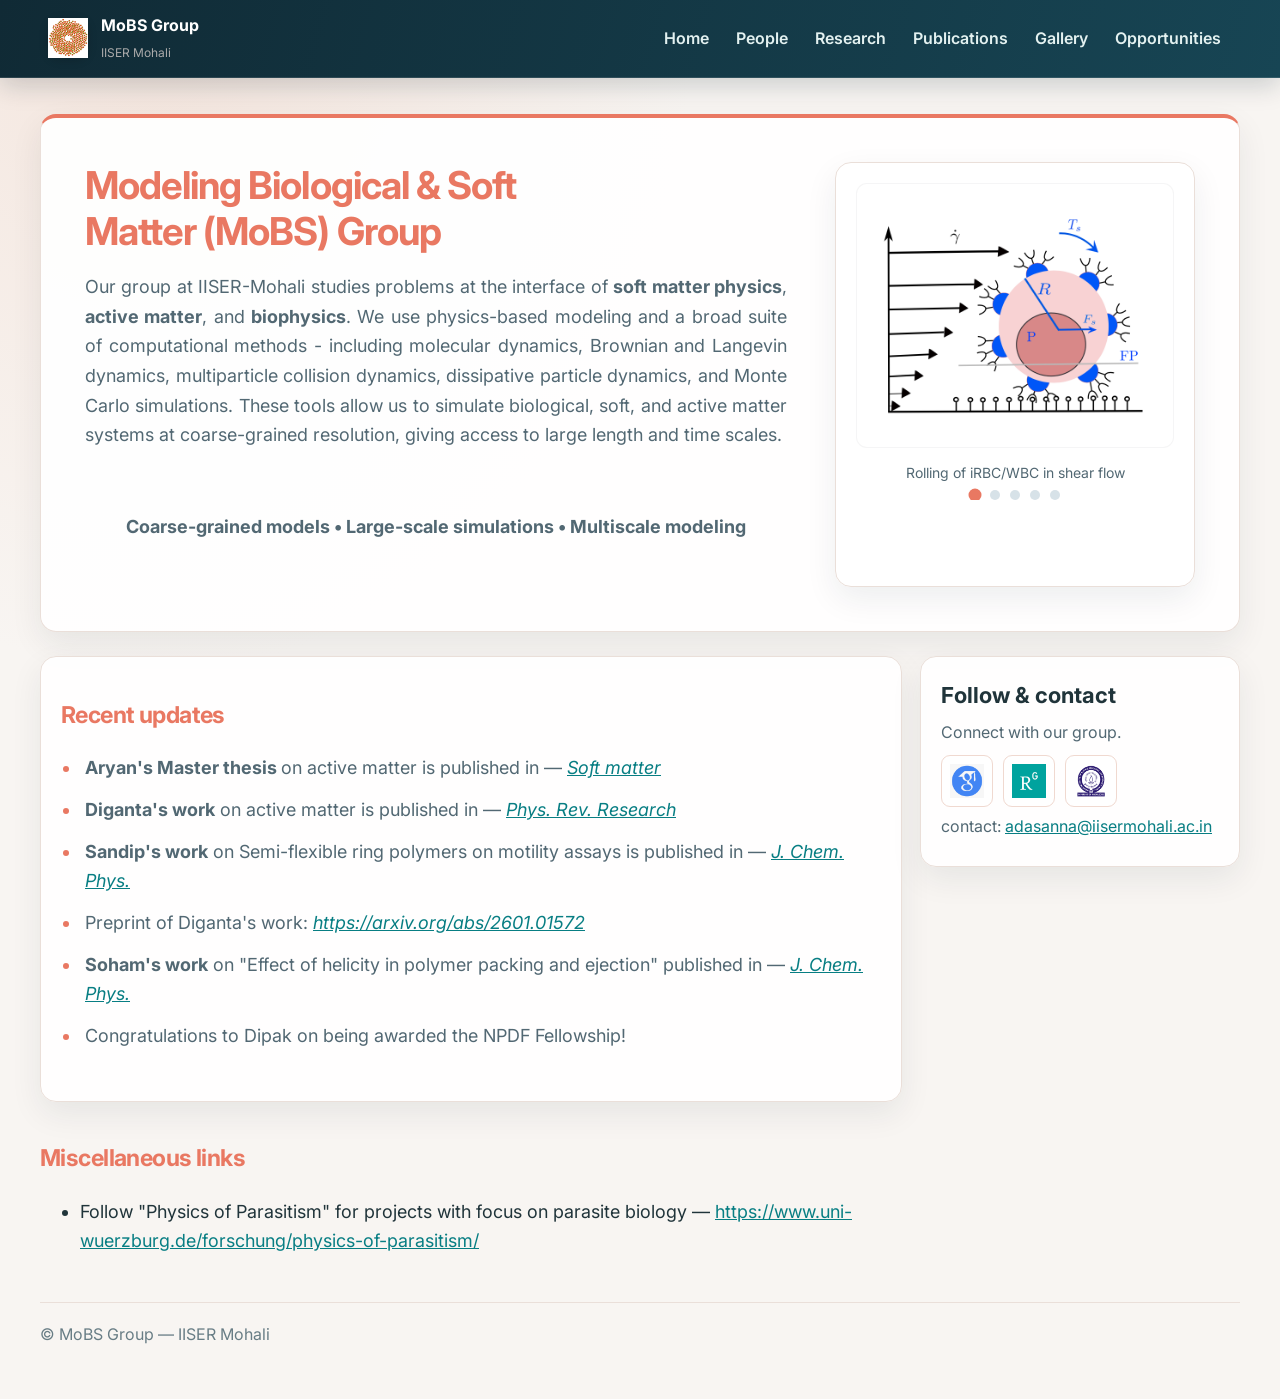
<file: index.html>
<!doctype html>
<html lang="en">
<head>
<meta charset="utf-8" />
<meta name="viewport" content="width=device-width, initial-scale=1.0" />

<title>MoBS Group — Home</title>
<meta name="description" content="Modeling Biological & Soft Matter (MoBS) Group — IISER Mohali." />

<link href="https://fonts.googleapis.com/css2?family=Inter:wght@300;400;600;700;800&display=swap" rel="stylesheet">

<style>
:root{
  --page-bg:#b2d8f0;
  --card-bg:#ffffff;
  --topbar:#0f1720;
  --accent:#d93a3a;
  --muted:#475569;
  --max-w:1200px;
}

*{box-sizing:border-box}
html,body{margin:0}
body{
  font-family:Inter,system-ui;
  background:linear-gradient(180deg,var(--page-bg),#f7fbff 60%);
  color:#0b1720;
  line-height:1.45;
  overflow-x:hidden; /* CRITICAL */
}

/* ---------- TOPBAR ---------- */
header.topbar{
  background:var(--topbar);
  color:#fff;
  display:flex;
  justify-content:space-between;
  align-items:center;
  padding:10px 16px;
  position:sticky;
  top:0;
  z-index:50;
}

.brand{display:flex;gap:12px;align-items:center}
.logo{
  width:40px;height:40px;
  background:#fff;border-radius:6px;
  display:flex;align-items:center;justify-content:center;
}
.logo img{width:100%;height:100%;object-fit:contain}

nav.main-nav{display:flex;gap:16px}
nav.main-nav a{
  color:#dbeafe;
  text-decoration:none;
  font-weight:600;
  padding:6px 8px;
  border-radius:6px;
}
nav.main-nav a:hover{background:rgba(255,255,255,0.08)}

.menu-toggle{
  display:none;
  background:none;
  border:0;
  color:#fff;
  font-size:22px;
}

.social{display:flex;gap:10px}
.social a{display:inline-flex;align-items:center;gap:8px;padding:6px;border-radius:8px;text-decoration:none;border:1px solid rgba(10,20,30,0.04);background:#fff}
.social img{width:34px;height:34px;display:block}

/* ---------- MAIN ---------- */
main.container{
  max-width:var(--max-w);
  margin:24px auto;
  padding:0 16px;
}

/* ---------- HERO ---------- */
.hero{
  background:var(--card-bg);
  border-radius:12px;
  padding:20px;
  display:grid;
  grid-template-columns:minmax(0,1fr) minmax(0,360px);
  gap:20px;
  box-shadow:0 6px 24px rgba(30,40,60,0.06);
}

.hero h1{
  margin:0;
  color:var(--accent);
  font-size:30px;
}
.hero p{font-size:18px;color:var(--muted)}

.card{
  background:linear-gradient(180deg,#fff,#fbfdff);
  padding:14px;
  border-radius:10px;
  border:1px solid rgba(10,20,30,0.04);
}
.card h3{margin:0 0 6px;font-size:22px}
.card p{margin:6px 0;color:var(--muted);font-size:16px}
.card.carousel {
padding-top: 4px; }

/* ---------- SLIDER (FIXED) ---------- */
.css-slider{width:100%;overflow:hidden}
.css-slider input{display:none}

.css-slider .slides{
  display:flex;
  width:500%; /* 5 slides */
  transition:transform 0.4s ease;
}

.css-slider figure{
  width:20%;
  margin:0;
  text-align:center;
}

.css-slider img{
  width:100%;
  aspect-ratio:1.2/1;
  height:auto;
  object-fit:contain;
  background:#fff;
  border-radius:8px;
  border:1px solid rgba(10,20,30,0.04);
}

.css-slider figcaption{
  font-size:14px;
  color:var(--muted);
  margin-top:6px;
}

/* slider positions */
#s1:checked ~ .slides{transform:translateX(0%)}
#s2:checked ~ .slides{transform:translateX(-20%)}
#s3:checked ~ .slides{transform:translateX(-40%)}
#s4:checked ~ .slides{transform:translateX(-60%)}
#s5:checked ~ .slides{transform:translateX(-80%)}

/* dots */
.css-slider .nav{
  display:flex;
  justify-content:center;
  gap:10px;
  margin-top:6px;
}
.css-slider .nav label{
  width:10px;height:10px;
  border-radius:50%;
  background:#d7e2e8;
  cursor:pointer;
}
#s1:checked ~ .nav label[for="s1"],
#s2:checked ~ .nav label[for="s2"],
#s3:checked ~ .nav label[for="s3"],
#s4:checked ~ .nav label[for="s4"],
#s5:checked ~ .nav label[for="s5"]{
  background:var(--accent);
  transform:scale(1.3);
}

/* ---------- UPDATES ---------- */
.updates{
  display:grid;
  grid-template-columns:1fr 320px;
  gap:18px;
  margin-top:24px;
}

.feed{
  background:#fff;
  padding:16px;
  border-radius:10px;
  border:1px solid rgba(10,20,30,0.04);
}
.feed ul{font-size:18px;color:var(--muted)}

/* ---------- FOOTER ---------- */
footer.site-footer{
  margin-top:28px;
  padding:16px 0;
  color:var(--muted);
}

/* ---------- RESPONSIVE ---------- */
@media (max-width:900px){
  .hero{grid-template-columns:1fr}
  .updates{grid-template-columns:1fr}
  nav.main-nav{display:none}
  .menu-toggle{display:block}
}
</style>
  <link rel="stylesheet" href="site-theme.css">
</head>

<body>

<header class="topbar">
  <div class="brand">
    <div class="logo"><img src="imgs/breath_vortex.png" alt=""></div>
    <div>
      <strong>MoBS Group</strong><br>
      <span style="font-size:12px;color:#aaa">IISER Mohali</span>
    </div>
  </div>

  <nav class="main-nav">
    <a href="#">Home</a>
    <a href="people.html">People</a>
    <a href="research.html">Research</a>
    <a href="publications.html">Publications</a>
    <a href="Gallery.html">Gallery</a>
    <a href="opportunities.html">Opportunities</a>
  </nav>

  <button class="menu-toggle">☰</button>
</header>

<main class="container">

<section class="hero">
  <div>
    <h1>Modeling Biological & Soft Matter (MoBS) Group</h1>
    <p style="text-align: justify;">Our group at IISER-Mohali studies problems at the interface of <strong>soft matter physics</strong>, 
        <strong>active matter</strong>, and <strong>biophysics</strong>. We use physics-based modeling and a broad suite of 
        computational methods - including molecular dynamics, Brownian and Langevin dynamics, multiparticle collision dynamics, 
        dissipative particle dynamics, and Monte Carlo simulations. These tools allow us to simulate biological, soft, 
        and active matter systems at coarse-grained resolution, giving access to large length and time scales.</p>
     <br>
     <p class="muted" style="text-align:center;"><strong>Coarse-grained models &bull; Large-scale simulations &bull; Multiscale modeling</strong></p>
    <br>   
  </div>

  <aside class="card">
    <div class="css-slider">
      <input type="radio" name="s" id="s1" checked>
      <input type="radio" name="s" id="s2">
      <input type="radio" name="s" id="s3">
      <input type="radio" name="s" id="s4">
      <input type="radio" name="s" id="s5">

      <div class="slides">
        <figure><img src="imgs/Fig11.png"><figcaption>Rolling of iRBC/WBC in shear flow</figcaption></figure>
        <figure><img src="imgs/flip_roll.png"><figcaption>Flipping and rolling of iRBC</figcaption></figure>
        <figure><img src="imgs/RBC_parasite.png"><figcaption>RBC–parasite interaction</figcaption></figure>
        <figure><img src="imgs/breath_vortex.png"><figcaption>Chiral ABPS in a vortex state</figcaption></figure>
        <figure><img src="imgs/snappol.png"><figcaption>Active polymers in confinement</figcaption></figure>
      </div>

      <div class="nav">
        <label for="s1"></label>
        <label for="s2"></label>
        <label for="s3"></label>
        <label for="s4"></label>
        <label for="s5"></label>
      </div>
    </div>
  </aside>
</section>

<div class="updates">
  <section class="feed">
    <h2>Recent updates</h2>
    <ul>
          <li><strong>Aryan's Master thesis </strong> on active matter is published in  — <a class="muted" href="https://doi.org/10.1039/d6sm00751a" target="_blank" rel="noopener noreferrer"><em>Soft matter</em></a></li>
          <li><strong>Diganta's work</strong> on active matter is published in  — <a class="muted" href="https://doi.org/10.1103/x14x-yykw" target="_blank" rel="noopener noreferrer"><em>Phys. Rev. Research</em></a></li>
          <li><strong>Sandip's work</strong> on Semi-flexible ring polymers on motility assays is published in  — <a class="muted" href="https://doi.org/10.1063/5.0332792" target="_blank" rel="noopener noreferrer"><em>J. Chem. Phys.</em></a></li>
          <li>Preprint of Diganta's work: <a class="muted" href="https://arxiv.org/abs/2601.01572" target="_blank" rel="noopener noreferrer"><em>https://arxiv.org/abs/2601.01572</em></a></li>
          <li><strong>Soham's work</strong> on "Effect of helicity in polymer packing and ejection" published in  — <a class="muted" href="https://pubs.aip.org/aip/jcp/article-abstract/163/16/164901/3368885/" target="_blank" rel="noopener noreferrer"><em>J. Chem. Phys.</em></a></li>
          <li>Congratulations to Dipak on being awarded the NPDF Fellowship!</li>
    </ul>
  </section>

      <aside class="card" aria-labelledby="contact-heading">
        <h3 id="contact-heading">Follow &amp; contact</h3>
        <p class="muted">Connect with our group.</p>
        <div style="margin-top:10px" class="social">
          <!-- Replace these src attributes with your actual logo files. Recommended filenames below. -->
          <a href="https://scholar.google.de/citations?hl=en&user=QwMrYwgAAAAJ&view_op=list_works&sortby=pubdate" target="_blank" rel="noopener noreferrer" aria-label="Google Scholar">
            <img src="imgs/gscholar.png" alt="Google Scholar logo" onerror="this.style.display='none'">
          </a>

          <a href="https://www.researchgate.net/profile/Anil-Dasanna" target="_blank" rel="noopener noreferrer" aria-label="ResearchGate">
            <img src="imgs/rgate.png" alt="ResearchGate logo" onerror="this.style.display='none'">
          </a>

          <a href="https://web.iisermohali.ac.in/dept/physics/Anil_Kumar_Dasanna.html" target="_blank" rel="noopener noreferrer" aria-label="ResearchGate">
            <img src="imgs/iiserm_logo.png" alt="IISERM logo" onerror="this.style.display='none'">
          </a>
        </div>

        <p> contact: <a href="mailto:yourgroup@iiser.ac.in">adasanna@iisermohali.ac.in</a></p>
      </aside>


    <section style="font-size: 18x;">
      <h2>Miscellaneous links</h2>
      <ul style="font-size: 18px;">
        <li>Follow "Physics of Parasitism" for projects with focus on parasite biology — <a class="muted" href="#">https://www.uni-wuerzburg.de/forschung/physics-of-parasitism/</a></li>
      </ul>
    </section>


</div>

<footer class="site-footer">
  © MoBS Group — IISER Mohali
</footer>

</main>

<script>
const btn=document.querySelector('.menu-toggle');
const nav=document.querySelector('.main-nav');
btn.onclick=()=>nav.style.display=nav.style.display==='flex'?'none':'flex';
</script>

</body>
</html>
</file>
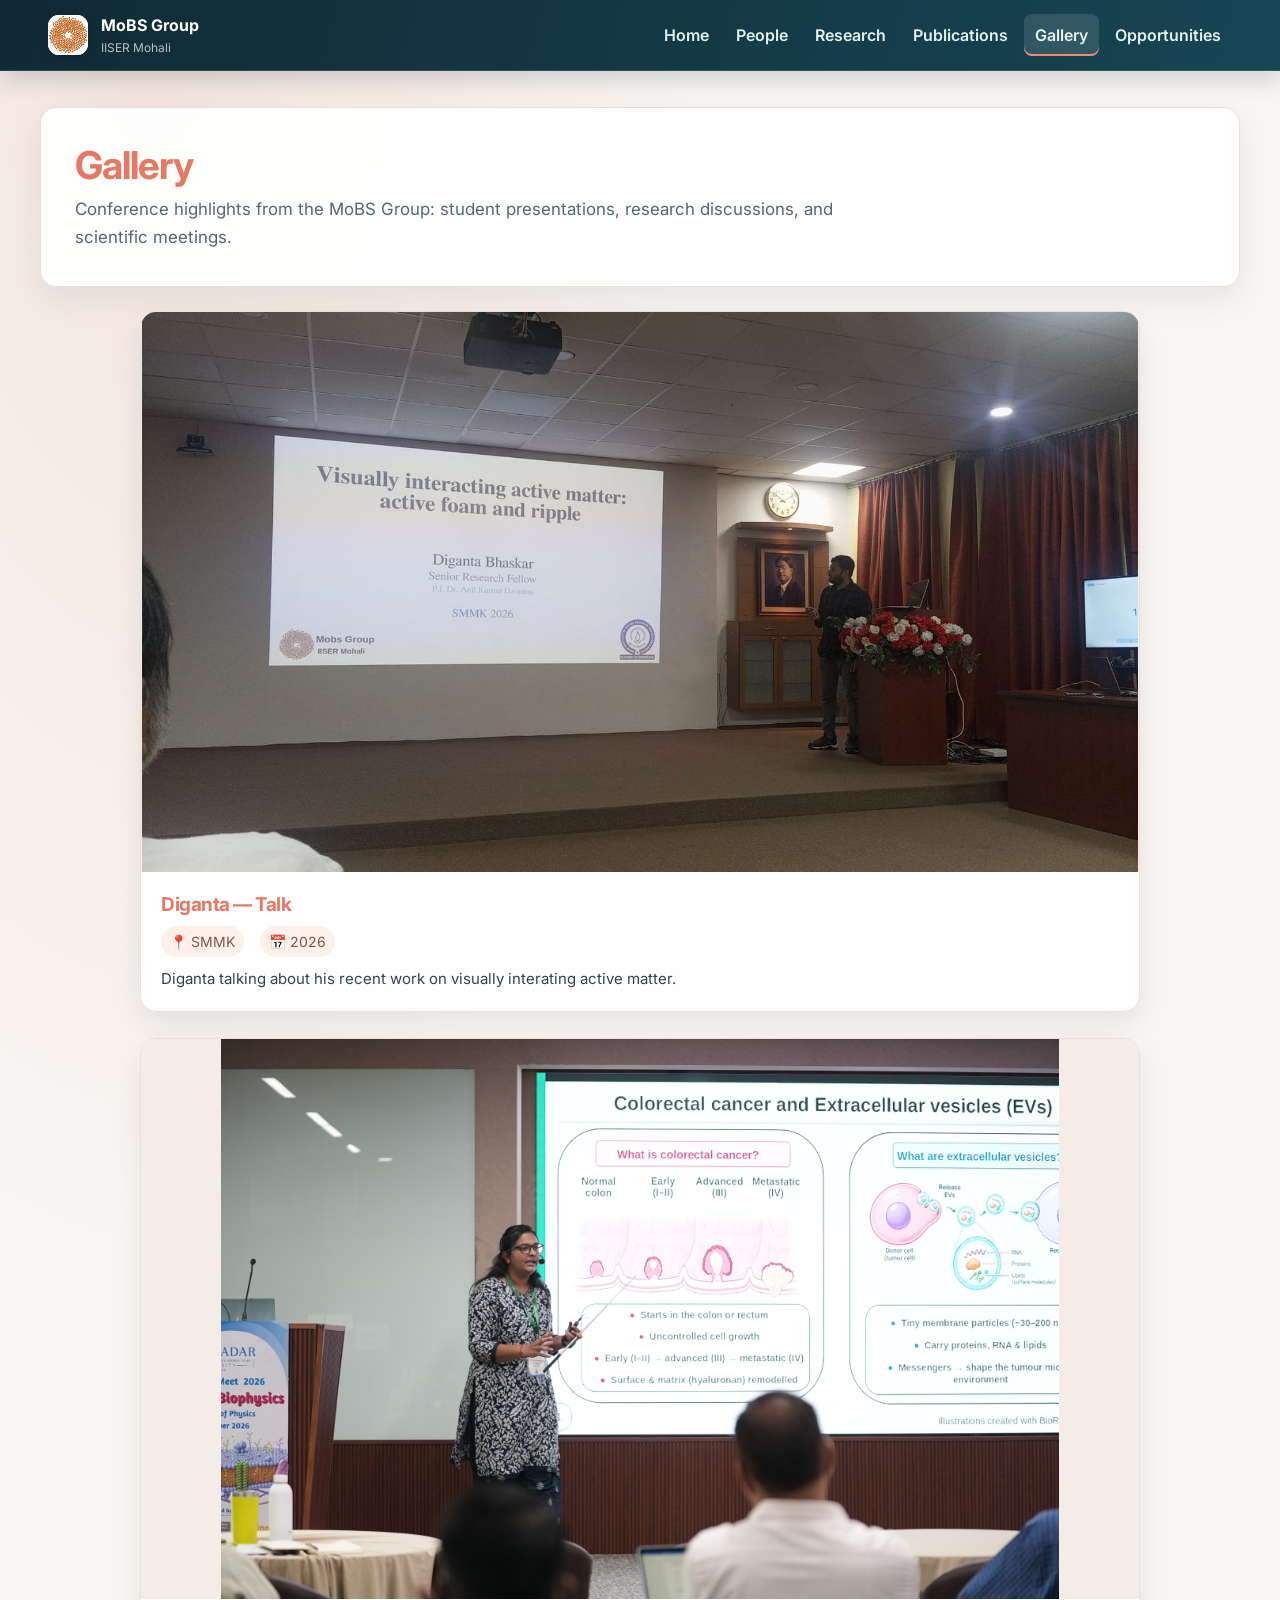
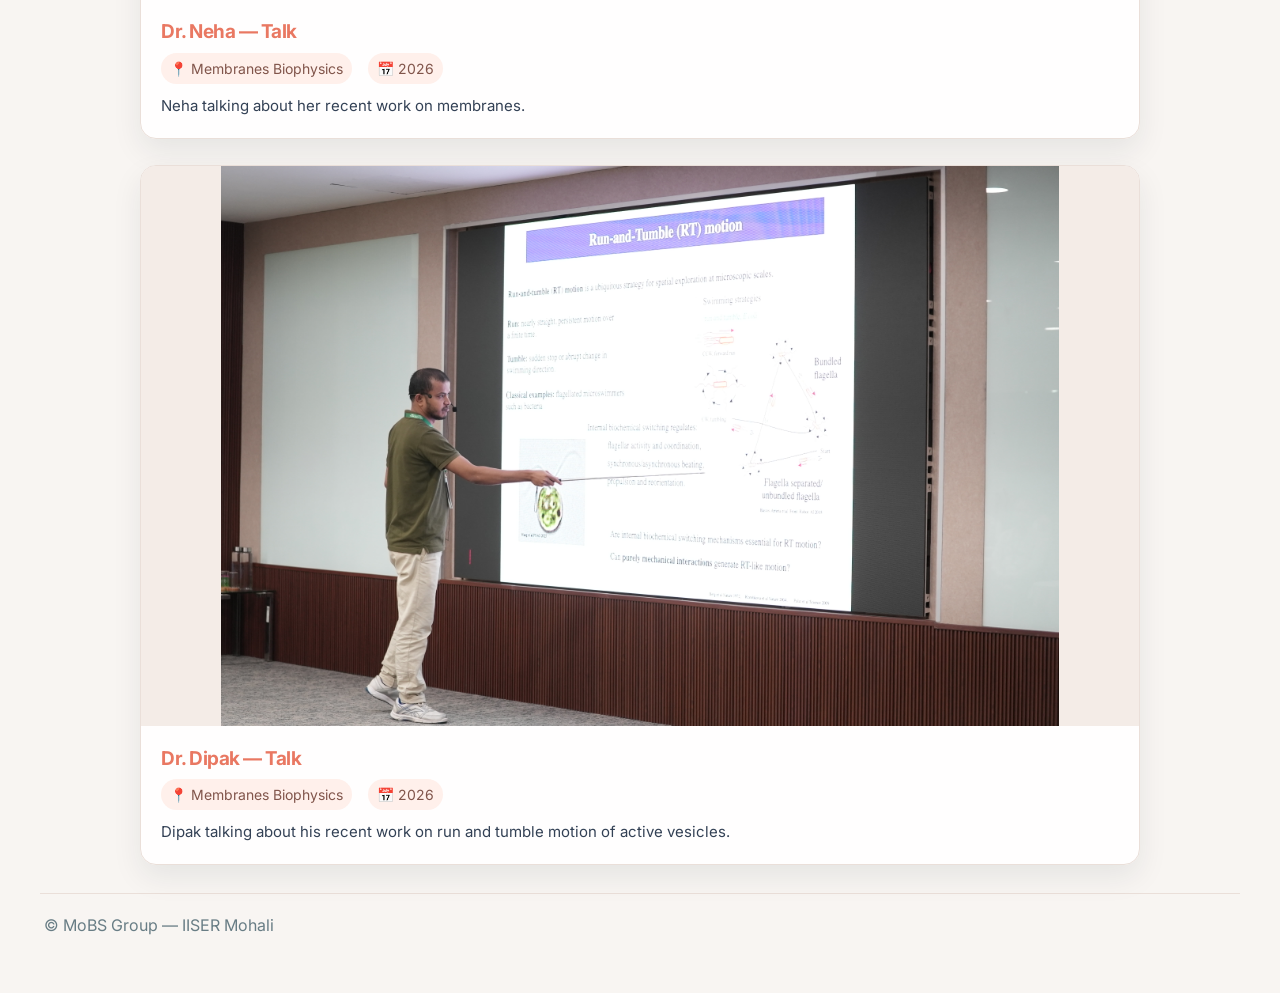
<file: Gallery.html>
<!doctype html>
<html lang="en">
<head>
  <meta charset="utf-8" />
  <meta name="viewport" content="width=device-width, initial-scale=1" />
  <title>MoBS Group — Gallery</title>
  <meta name="description" content="Conference presentations and group activities from the Modeling Biological & Soft Matter (MoBS) Group at IISER Mohali." />
  <link href="https://fonts.googleapis.com/css2?family=Inter:wght@300;400;600;700;800&display=swap" rel="stylesheet">
  <style>
    :root {
      --page-bg: #b2d8f0;
      --card-bg: #fff;
      --topbar: #0f1720;
      --accent: #d93a3a;
      --muted: #475569;
      --max-w: 1200px;
    }

    * { box-sizing: border-box; }

    html { scroll-behavior: smooth; }

    body {
      margin: 0;
      font-family: 'Inter', system-ui, -apple-system, 'Segoe UI', Roboto, Arial, sans-serif;
      background: linear-gradient(180deg, var(--page-bg), #f7fbff 60%);
      color: #071019;
      line-height: 1.5;
    }

    .skip-link {
      position: absolute;
      left: -999px;
      top: auto;
      width: 1px;
      height: 1px;
      overflow: hidden;
    }

    .skip-link:focus {
      left: 8px;
      top: 8px;
      width: auto;
      height: auto;
      padding: 8px 12px;
      background: #000;
      color: #fff;
      border-radius: 4px;
      z-index: 100;
    }

    header.topbar {
      background: var(--topbar);
      color: #fff;
      display: flex;
      align-items: center;
      justify-content: space-between;
      padding: 10px 18px;
      gap: 12px;
      position: sticky;
      top: 0;
      z-index: 50;
      box-shadow: 0 2px 8px rgba(10, 15, 20, 0.12);
    }

    .brand { display: flex; align-items: center; gap: 12px; }

    .brand .logo {
      width: 40px;
      height: 40px;
      border-radius: 6px;
      background: #fff;
      display: flex;
      align-items: center;
      justify-content: center;
      overflow: hidden;
      flex-shrink: 0;
    }

    .brand .logo img { width: 100%; height: 100%; object-fit: contain; }

    nav.main-nav { display: flex; gap: 12px; align-items: center; flex-wrap: wrap; }

    nav.main-nav a {
      color: #dbeafe;
      text-decoration: none;
      padding: 8px 10px;
      border-radius: 6px;
      font-weight: 600;
    }

    nav.main-nav a:hover { background: rgba(255, 255, 255, 0.06); }

    nav.main-nav a.active { box-shadow: inset 0 -3px 0 0 var(--accent); }

    .menu-toggle {
      display: none;
      background: transparent;
      border: 0;
      color: #fff;
      font-size: 24px;
      cursor: pointer;
    }

    main.container { max-width: var(--max-w); margin: 28px auto; padding: 0 18px; }

    .page-head {
      background: var(--card-bg);
      padding: 20px;
      border-radius: 12px;
      box-shadow: 0 6px 24px rgba(30, 40, 60, 0.06);
    }

    h1 { margin: 0; font-size: 28px; color: var(--accent); }
    .lead { color: var(--muted); margin: 8px 0 0; font-size: 17px; }

    /* One conference highlight per row */
    .gallery {
      display: grid;
      grid-template-columns: minmax(0, 1fr);
      gap: 24px;
      max-width: 1000px;
      margin: 22px auto 0;
    }

    .gallery-card {
      min-width: 0;
      background: var(--card-bg);
      border: 1px solid rgba(10, 20, 30, 0.06);
      border-radius: 12px;
      overflow: hidden;
      box-shadow: 0 5px 18px rgba(30, 40, 60, 0.06);
      transition: transform 0.2s ease, box-shadow 0.2s ease;
    }

    .gallery-card:hover {
      transform: translateY(-3px);
      box-shadow: 0 9px 24px rgba(30, 40, 60, 0.11);
    }

    .photo-link { display: block; background: #edf4f8; }

    .gallery-card img {
      display: block;
      width: 100%;
      max-height: 520px;
      height: auto;
      object-fit: contain;
      object-position: center;
      background: #edf4f8;
      transition: opacity 0.2s ease;
    }

    .photo-link:hover img { opacity: 0.92; }

    .card-content { padding: 16px; }

    .card-content h2 {
      margin: 0 0 8px;
      color: var(--accent);
      font-size: 19px;
      line-height: 1.35;
    }

    .event-meta {
      color: var(--muted);
      font-size: 14px;
      margin: 0 0 10px;
    }

    .event-meta span { display: inline-block; margin-right: 10px; }

    .card-content p:last-child {
      margin: 0;
      color: #334155;
      font-size: 15px;
      line-height: 1.6;
    }

    .edit-note {
      margin-top: 22px;
      padding: 14px 16px;
      border-left: 4px solid var(--accent);
      background: rgba(255, 255, 255, 0.75);
      border-radius: 0 8px 8px 0;
      color: var(--muted);
      font-size: 14px;
    }

    footer.site-footer { margin-top: 28px; padding: 18px 4px; color: var(--muted); }

    @media (max-width: 900px) {
      nav.main-nav { gap: 4px; }
      nav.main-nav a { padding: 8px; }
    }

    @media (max-width: 650px) {
      header.topbar { flex-wrap: wrap; }
      .menu-toggle { display: block; }
      nav.main-nav {
        display: none;
        width: 100%;
        flex-direction: column;
        align-items: stretch;
        padding-top: 8px;
      }
      nav.main-nav.open { display: flex; }
      nav.main-nav a { padding: 10px; }
      .gallery-card img { max-height: 380px; }
      main.container { margin-top: 18px; }
      .page-head { padding: 16px; }
      h1 { font-size: 25px; }
    }
  </style>
  <link rel="stylesheet" href="site-theme.css">
</head>
<body>
  <a class="skip-link" href="#main">Skip to main content</a>

  <header class="topbar" role="banner">
    <div class="brand">
      <div class="logo">
        <img src="imgs/breath_vortex.png" alt="MoBS Group logo">
      </div>
      <div>
        <div style="font-weight:700">MoBS Group</div>
        <div style="font-size:12px;color:rgba(255,255,255,0.7)">IISER Mohali</div>
      </div>
    </div>

    <button class="menu-toggle" aria-expanded="false" aria-controls="primary-nav" aria-label="Toggle navigation">☰</button>

    <nav id="primary-nav" class="main-nav" role="navigation" aria-label="Primary">
      <a href="index.html">Home</a>
      <a href="people.html">People</a>
      <a href="research.html">Research</a>
      <a href="publications.html">Publications</a>
      <a href="gallery.html" class="active" aria-current="page">Gallery</a>
      <a href="opportunities.html">Opportunities</a>
    </nav>
  </header>

  <main id="main" class="container">
    <header class="page-head">
      <h1>Gallery</h1>
      <p class="lead">Conference highlights from the MoBS Group: student presentations, research discussions, and scientific meetings.</p>
    </header>

    <section class="gallery" aria-label="Conference gallery">
      <!-- GALLERY CARD 1: Replace the image path and sample details. -->
      <article class="gallery-card">
        <a class="photo-link" href="imgs/gallery/Diganta_Presenting.jpeg" target="_blank" rel="noopener noreferrer" aria-label="Open photograph of Student Name at Conference Name">
          <img src="imgs/gallery/Diganta_Presenting.jpeg" alt="Diganta presenting at SMMK-2026 conference on his recent work"
               onerror="this.onerror=null;this.src='https://placehold.co/800x600/eaf2f8/475569?text=Add+conference-1.jpg';">
        </a>
        <div class="card-content">
          <h2>Diganta — Talk</h2>
          <p class="event-meta"><span>📍 SMMK</span><span>📅 2026</span></p>
          <p>Diganta talking about his recent work on visually interating active matter.</p>
        </div>
      </article>

      <!-- GALLERY CARD 2: Duplicate this article to add more entries. -->
      <article class="gallery-card">
        <a class="photo-link" href="imgs/gallery/Neha_Presenting.JPG" target="_blank" rel="noopener noreferrer" aria-label="Open photograph of Student Name at Conference Name">
          <img src="imgs/gallery/Neha_Presenting.JPG" alt="Neha presenting her work in Membrane Biophysics 2026"
               onerror="this.onerror=null;this.src='https://placehold.co/800x600/eaf2f8/475569?text=Add+conference-2.jpg';">
        </a>
        <div class="card-content">
          <h2>Dr. Neha — Talk</h2>
          <p class="event-meta"><span>📍 Membranes Biophysics</span><span>📅 2026</span></p>
          <p>Neha talking about her recent work on membranes.</p>
        </div>
      </article>

      <!-- GALLERY CARD 3: Replace the image path and sample details. -->
      <article class="gallery-card">
        <a class="photo-link" href="imgs/gallery/Dipak_Presenting.JPG" target="_blank" rel="noopener noreferrer" aria-label="Open group photograph from Conference Name">
          <img src="imgs/gallery/Dipak_Presenting.JPG" alt="Dipak presenting his work in Membrane Biophysics 2026"
               onerror="this.onerror=null;this.src='https://placehold.co/800x600/eaf2f8/475569?text=Add+conference-3.jpg';">
        </a>
        <div class="card-content">
          <h2>Dr. Dipak — Talk</h2>
          <p class="event-meta"><span>📍 Membranes Biophysics</span><span>📅 2026</span></p>
          <p>Dipak talking about his recent work on run and tumble motion of active vesicles.</p>
        </div>
      </article>
    </section>


    <footer class="site-footer">© MoBS Group — IISER Mohali</footer>
  </main>

  <script>
    const menuToggle = document.querySelector('.menu-toggle');
    const primaryNav = document.querySelector('#primary-nav');

    menuToggle.addEventListener('click', () => {
      const isExpanded = menuToggle.getAttribute('aria-expanded') === 'true';
      menuToggle.setAttribute('aria-expanded', String(!isExpanded));
      primaryNav.classList.toggle('open', !isExpanded);
    });
  </script>
</body>
</html>
</file>
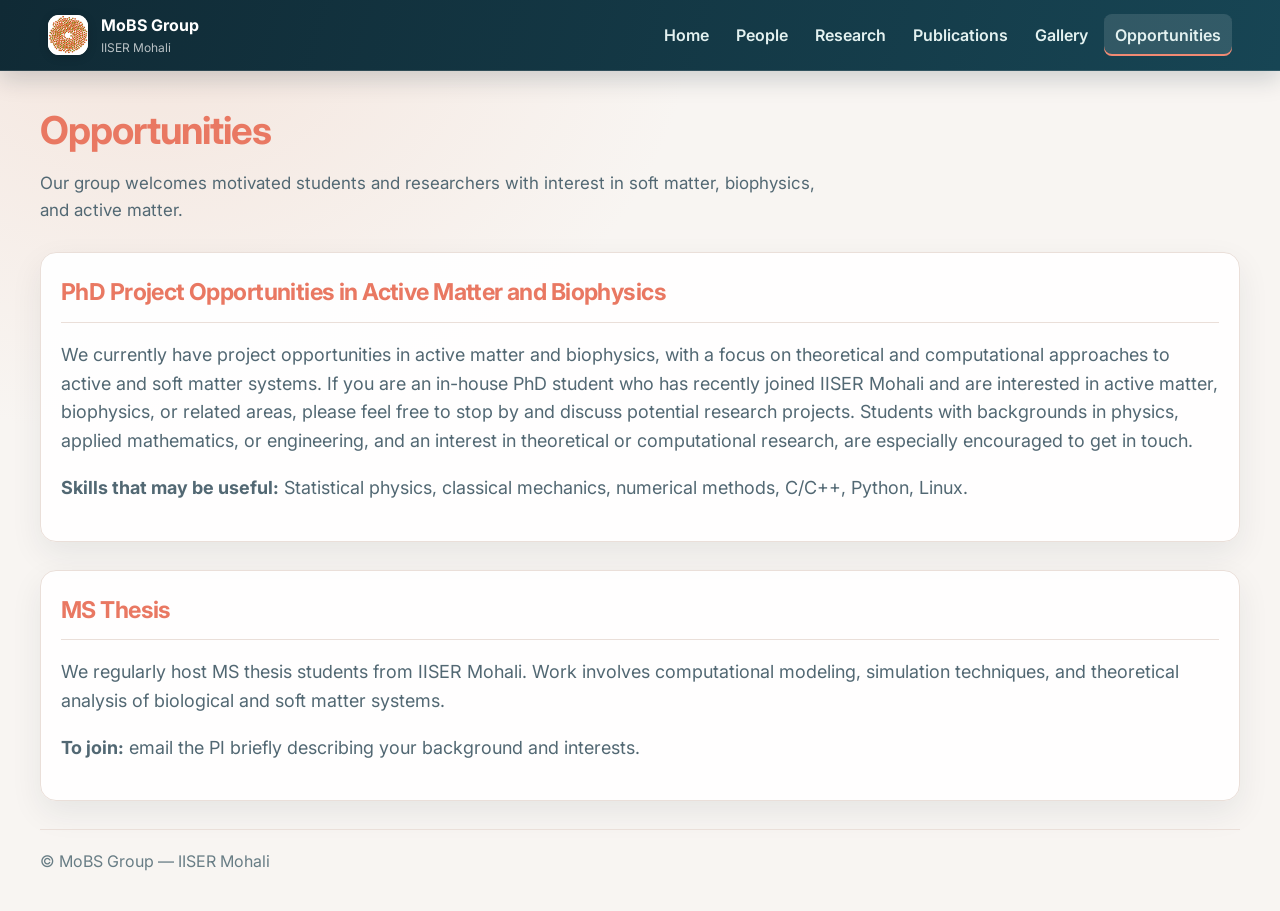
<file: opportunities.html>
<!doctype html>
<html lang="en">
<head>
  <meta charset="utf-8" />
  <meta name="viewport" content="width=device-width, initial-scale=1" />
  <title>MoBS Group — Opportunities</title>
  <link href="https://fonts.googleapis.com/css2?family=Inter:wght@300;400;600;700;800&display=swap" rel="stylesheet">

  <style>
    :root{--page-bg:#b2d8f0;--card-bg:#fff;--topbar:#0f1720;--accent:#d93a3a;--muted:#475569;--max-w:1200px}
    *{box-sizing:border-box}
    body{margin:0;font-family:'Inter',system-ui,-apple-system,'Segoe UI',Roboto,Arial;
         background:linear-gradient(180deg,var(--page-bg),#f7fbff 60%);color:#071019}
    header.topbar{background:var(--topbar);color:#fff;display:flex;align-items:center;
         justify-content:space-between;padding:10px 18px;position:sticky;top:0;z-index:50;gap:12px;}
    .brand{display:flex;align-items:center;gap:12px}
    .brand .logo {
    width: 40px;
    height: 40px;
    border-radius: 6px;
    background: #fff;
    display: flex;
    align-items: center;
    justify-content: center;
    overflow: hidden;   /* ensures the image stays inside the box */
    }

    .brand .logo img {
    width: 100%;
    height: 100%;
    object-fit: contain; /* or "cover" */
    }
    nav.main-nav{display:flex;gap:18px}
    nav.main-nav a{color:#dbeafe;text-decoration:none;padding:8px 10px;border-radius:6px;font-weight:600}
    nav.main-nav a.active{box-shadow:inset 0 -3px 0 0 var(--accent)}
    main.container{max-width:var(--max-w);margin:28px auto;padding:0 18px}

    h1{margin:0;font-size:26px;color:var(--accent)}
    h2{color:var(--accent);margin-top:26px;margin-bottom:6px}
    p{font-size:18px;color:var(--muted);line-height:1.6}
    ul{font-size:18px;color:var(--muted);line-height:1.6;padding-left:22px}
    .card{background:var(--card-bg);padding:16px;border-radius:10px;border:1px solid rgba(10,20,30,0.06);margin-top:16px}

    footer{margin-top:28px;color:var(--muted)}
  </style>
  <link rel="stylesheet" href="site-theme.css">
</head>

<body>
<header class="topbar">
  <div class="brand">
    <div class="logo"><img src="imgs/breath_vortex.png" alt="MoBS logo"></div>
    <div>
      <div style="font-weight:700">MoBS Group</div>
      <div style="font-size:12px;color:rgba(255,255,255,0.7)">IISER Mohali</div>
    </div>
  </div>

  <nav class="main-nav">
    <a href="index.html">Home</a>
    <a href="people.html">People</a>
    <a href="research.html">Research</a>
    <a href="publications.html">Publications</a>
    <a href="Gallery.html">Gallery</a>
    <a href="opportunities.html" class="active">Opportunities</a>
  </nav>
</header>

<main class="container">

  <h1>Opportunities</h1>
  <p class="lead">Our group welcomes motivated students and researchers with interest in soft matter, biophysics, and active matter.</p>


  <!-- Postdoc 
  <section class="card">
    <h2>Postdoctoral Position</h2>
    <p>
      <strong>Our group currently has one open postdoctoral position.</strong><br>
      Candidates with a PhD in soft matter physics or biophysics, and strong experience in computational/theoretical modeling, are encouraged to apply.
    </p>
    <p>Email your CV + list of publications to <strong>adasanna@iisermohali.ac.in</strong>.</p>
  </section>
  -->


  <!-- PhD -->
  <section class="card">
    <h2>PhD Project Opportunities in Active Matter and Biophysics</h2>
    <p>
      We currently have project opportunities in active matter and biophysics, with a focus on theoretical and computational approaches to active and soft matter systems.

      If you are an in-house PhD student who has recently joined IISER Mohali and are interested in active matter, biophysics, or related areas, please feel free to stop by and discuss potential research projects.

      Students with backgrounds in physics, applied mathematics, or engineering, and an interest in theoretical or computational research, are especially encouraged to get in touch.
    </p>
    <p><strong>Skills that may be useful:</strong> Statistical physics, classical mechanics, numerical methods, C/C++, Python, Linux.</p>
    <p>
      <!--<strong>How to apply:</strong><br>
      Visit the IISER Mohali website for PhD admission notifications:
      <a href="https://www.iisermohali.ac.in" target="_blank" rel="noopener noreferrer">IISER Mohali</a> -->
    </p>
  </section>

  <!-- MS Thesis -->
  <section class="card">
    <h2>MS Thesis</h2>
    <p>
      We regularly host MS thesis students from IISER Mohali.
      Work involves computational modeling, simulation techniques,
      and theoretical analysis of biological and soft matter systems.
    </p>
    <p><strong>To join:</strong> email the PI briefly describing your background and interests.</p>
  </section>

  <footer>© MoBS Group — IISER Mohali</footer>
</main>
</body>
</html>
</file>
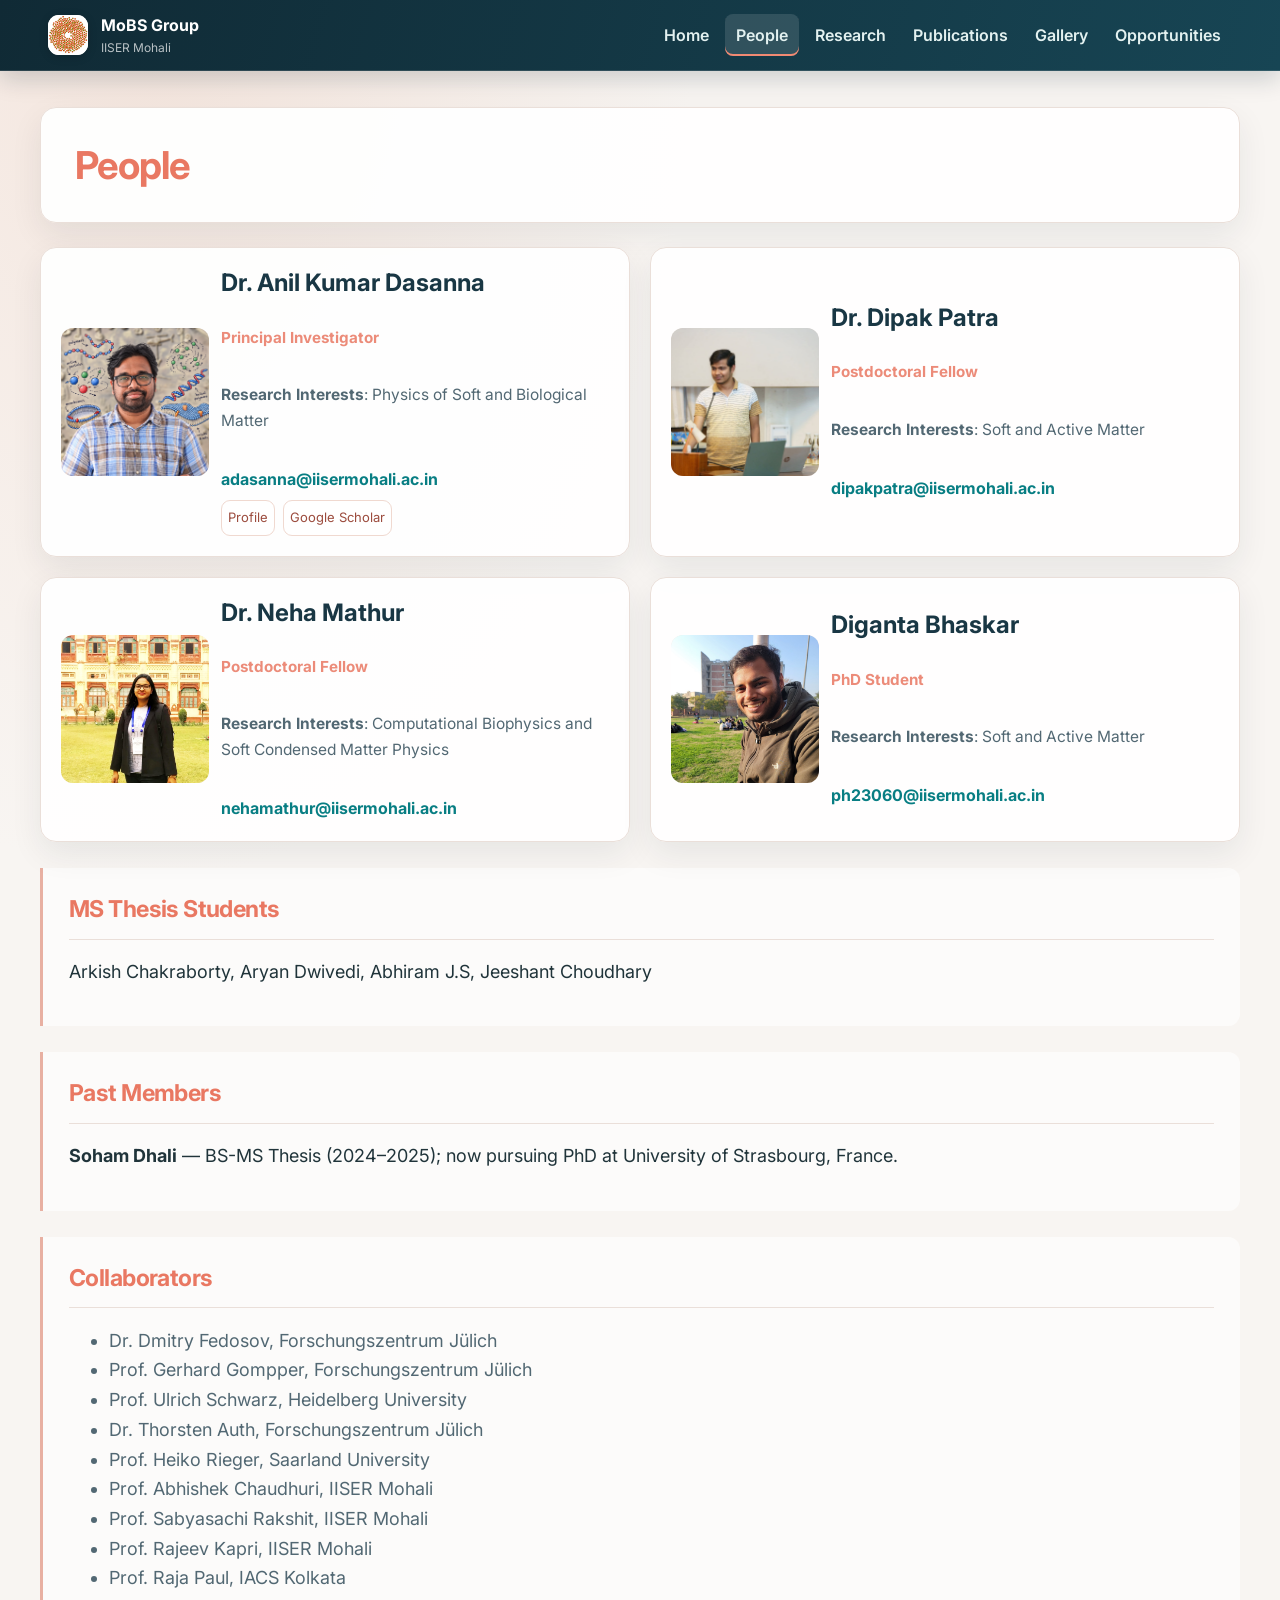
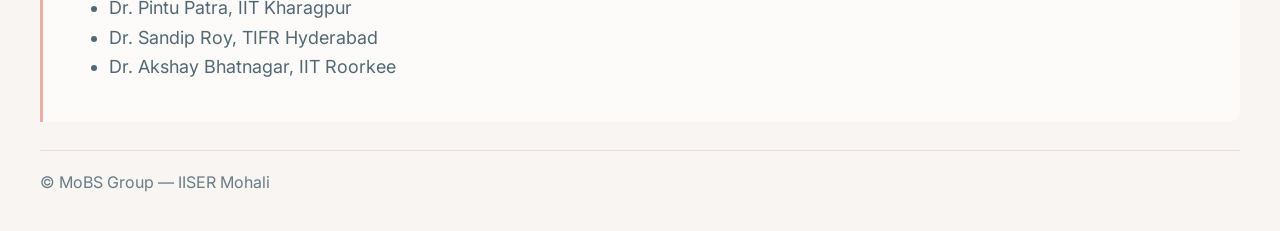
<file: people.html>
<!doctype html>
<html lang="en">
<head>
  <meta charset="utf-8" />
  <meta name="viewport" content="width=device-width, initial-scale=1" />
  <title>MoBS Group — People</title>
  <link href="https://fonts.googleapis.com/css2?family=Inter:wght@300;400;600;700;800&display=swap" rel="stylesheet">
  <style>
    :root{--page-bg:#b2d8f0;--card-bg:#fff;--topbar:#0f1720;--accent:#d93a3a;--muted:#475569;--max-w:1200px}
    *{box-sizing:border-box}
    body{margin:0;font-family:'Inter',system-ui, -apple-system, 'Segoe UI', Roboto, Arial;background:linear-gradient(180deg,var(--page-bg),#f7fbff 60%);color:#071019}
    header.topbar{
      background:var(--topbar);
      color:#fff;display:flex;
      align-items:center;
      justify-content:space-between;
      padding:10px 18px;
      position:sticky;
      gap:12px;
      top:0;
      z-index:50}
    
     .brand{display:flex;align-items:center;gap:12px}
        .brand .logo {
    width: 40px;
    height: 40px;
    border-radius: 6px;
    background: #fff;
    display: flex;
    align-items: center;
    justify-content: center;
    overflow: hidden;   /* ensures the image stays inside the box */
    }

    .brand .logo img {
    width: 100%;
    height: 100%;
    object-fit: contain; /* or "cover" */
    }

    nav.main-nav{display:flex;gap:18px;align-items:center}
    nav.main-nav a{color:#dbeafe;text-decoration:none;padding:8px 10px;border-radius:6px;font-weight:600}
    nav.main-nav a.active{box-shadow:inset 0 -3px 0 0 var(--accent)}

    main.container{max-width:var(--max-w);margin:28px auto;padding:0 18px}
    .page-head{display:flex;align-items:center;justify-content:space-between;gap:12px}
    h1{margin:0;font-size:26px;color:var(--accent)}
    p.lead{color:var(--muted);margin-top:6px}

    h2 { color: var(--accent); margin-bottom:6px; }

    .grid{display:grid;grid-template-columns:repeat(2,1fr);gap:16px;margin-top:18px}
    .card{background:var(--card-bg);padding:14px;border-radius:10px;border:1px solid rgba(10,20,30,0.04);display:flex;gap:12px;align-items:flex-start}
    .avatar{width:200px;height:200px;border-radius:8px;flex-shrink:0;background:#f3f6fb;display:flex;align-items:center;justify-content:center;color:var(--muted);font-weight:700}
    .meta h3{margin:0;font-size:24px}
    .meta p{margin:6px 0;color:var(--muted);font-size:18px}
    .meta .roles{font-size:20px;color:#0b1720;opacity:0.85}
    .meta .links{display:flex;gap:8px;margin-top:8px}
    .meta .links a{font-size:13px;text-decoration:none;padding:6px;border-radius:8px;border:1px solid rgba(10,20,30,0.04);background:#fff}

    @media (max-width:960px){.grid{grid-template-columns:repeat(2,1fr)}}
    @media (max-width:600px){.grid{grid-template-columns:1fr}.avatar{width:72px;height:72px}}
  </style>
  <link rel="stylesheet" href="site-theme.css">
</head>
<body>
  <header class="topbar" role="banner">
<div class="brand"><div class="logo"><img src="imgs/breath_vortex.png" alt="MoBS logo"></div><div><div style="font-weight:700">MoBS Group</div><div style="font-size:12px;color:rgba(255,255,255,0.7)">IISER Mohali</div></div></div>
    <nav class="main-nav" role="navigation" aria-label="Primary">
      <a href="index.html">Home</a>
      <a href="people.html" class="active">People</a>
      <a href="research.html">Research</a>
      <a href="publications.html">Publications</a>
      <a href="Gallery.html">Gallery</a>
      <a href="opportunities.html">Opportunities</a>
    </nav>
  </header>

  <main class="container">
    <div class="page-head">
      <div>
        <h1>People</h1>
        <!--<p class="lead">Current Group Members.</p>-->
      </div>
    </div>

    <section class="grid" aria-label="Group members">
      <!-- example card: duplicate and edit for each person -->
      <article class="card">
        <div class="avatar"><img src="imgs/Anil-Kumar-Dasanna.png" alt="PI photo" style="width:100%;height:100%;object-fit:cover;border-radius:6px" onerror="this.style.display='none'"></div>
        <div class="meta">
          <h3>Dr. Anil Kumar Dasanna</h3>
          <br>
          <div class="roles">Principal Investigator</div>
          <br>
          <p><strong>Research Interests</strong>: Physics of Soft and Biological Matter</p>
          <br>
          <a><strong>adasanna@iisermohali.ac.in</strong></a>
          <div class="links">
            <a href="https://orcid.org/0000-0001-5960-4579" target="_blank" rel="noopener noreferrer">Profile</a>
            <a href="https://scholar.google.de/citations?hl=en&user=QwMrYwgAAAAJ&view_op=list_works&sortby=pubdate" target="_blank" rel="noopener noreferrer">Google Scholar</a>
          </div>
        </div>
      </article>

      <article class="card">
        <div class="avatar"><img src="imgs/Dipak.jpg" alt="Postdoc" style="width:100%;height:100%;object-fit:cover;border-radius:6px" onerror="this.style.display='none'"></div>
        <div class="meta">
          <h3>Dr. Dipak Patra</h3>
          <br>
          <div class="roles">Postdoctoral Fellow</div>
          <br>
          <p class="muted"><strong>Research Interests</strong>: Soft and Active Matter</p>
          <br>
          <a><strong>dipakpatra@iisermohali.ac.in</strong></a>
      </article>

      <article class="card">
        <div class="avatar"><img src="imgs/Neha-Image.png" alt="Postdoc" style="width:100%;height:100%;object-fit:cover;border-radius:6px" onerror="this.style.display='none'"></div>
        <div class="meta">
          <h3>Dr. Neha Mathur</h3>
          <br>
          <div class="roles">Postdoctoral Fellow</div>
          <br>
          <p class="muted"><strong>Research Interests</strong>: Computational Biophysics and Soft Condensed Matter Physics</p>
          <br>
          <a><strong>nehamathur@iisermohali.ac.in</strong></a>
      </article>

      <article class="card">
        <div class="avatar"><img src="imgs/Diganta.jpg" alt="PhD" style="width:100%;height:100%;object-fit:cover;border-radius:6px" onerror="this.style.display='none'"></div>
        <div class="meta">
          <h3>Diganta Bhaskar</h3>
          <br>
          <div class="roles">PhD Student</div>
          <br>
          <p class="muted"><strong>Research Interests</strong>: Soft and Active Matter</p>
          <br>
          <a><strong>ph23060@iisermohali.ac.in</strong></a>
        </div>
      </article>

      <!-- add more members as needed -->

    </section>

    <section style="margin-top:32px">
      <h2>MS Thesis Students</h2>
      <p class="muted" style="font-size:18px; line-height:1.6;">
        Arkish Chakraborty, Aryan Dwivedi, Abhiram J.S, Jeeshant Choudhary
      </p>
    </section>

    <section style="margin-top:32px">
      <h2>Past Members</h2>
      <p class="muted" style="font-size:18px; line-height:1.6;">
        <strong>Soham Dhali</strong> — BS-MS Thesis (2024–2025); now pursuing PhD at University of Strasbourg, France.
      </p>
    </section>

    <section style="margin-top:32px">
      <h2>Collaborators</h2>
      <ul style="font-size:18px; color:var(--muted); line-break:anywhere;">
        <li>Dr. Dmitry Fedosov, Forschungszentrum Jülich</li>
        <li>Prof. Gerhard Gompper, Forschungszentrum Jülich</li>
        <li>Prof. Ulrich Schwarz, Heidelberg University</li>
        <li>Dr. Thorsten Auth, Forschungszentrum Jülich</li>
        <li>Prof. Heiko Rieger, Saarland University</li>
        <li>Prof. Abhishek Chaudhuri, IISER Mohali</li>
        <li>Prof. Sabyasachi Rakshit, IISER Mohali</li>
        <li>Prof. Rajeev Kapri, IISER Mohali</li>
        <li>Prof. Raja Paul, IACS Kolkata</li>
        <li>Dr. Pintu Patra, IIT Kharagpur</li>
        <li>Dr. Sandip Roy, TIFR Hyderabad</li>
        <li>Dr. Akshay Bhatnagar, IIT Roorkee</li>
      </ul>
    </section>


    <footer style="margin-top:28px;color:var(--muted)">© MoBS Group — IISER Mohali</footer>
  </main>
</body>
</html>
</file>
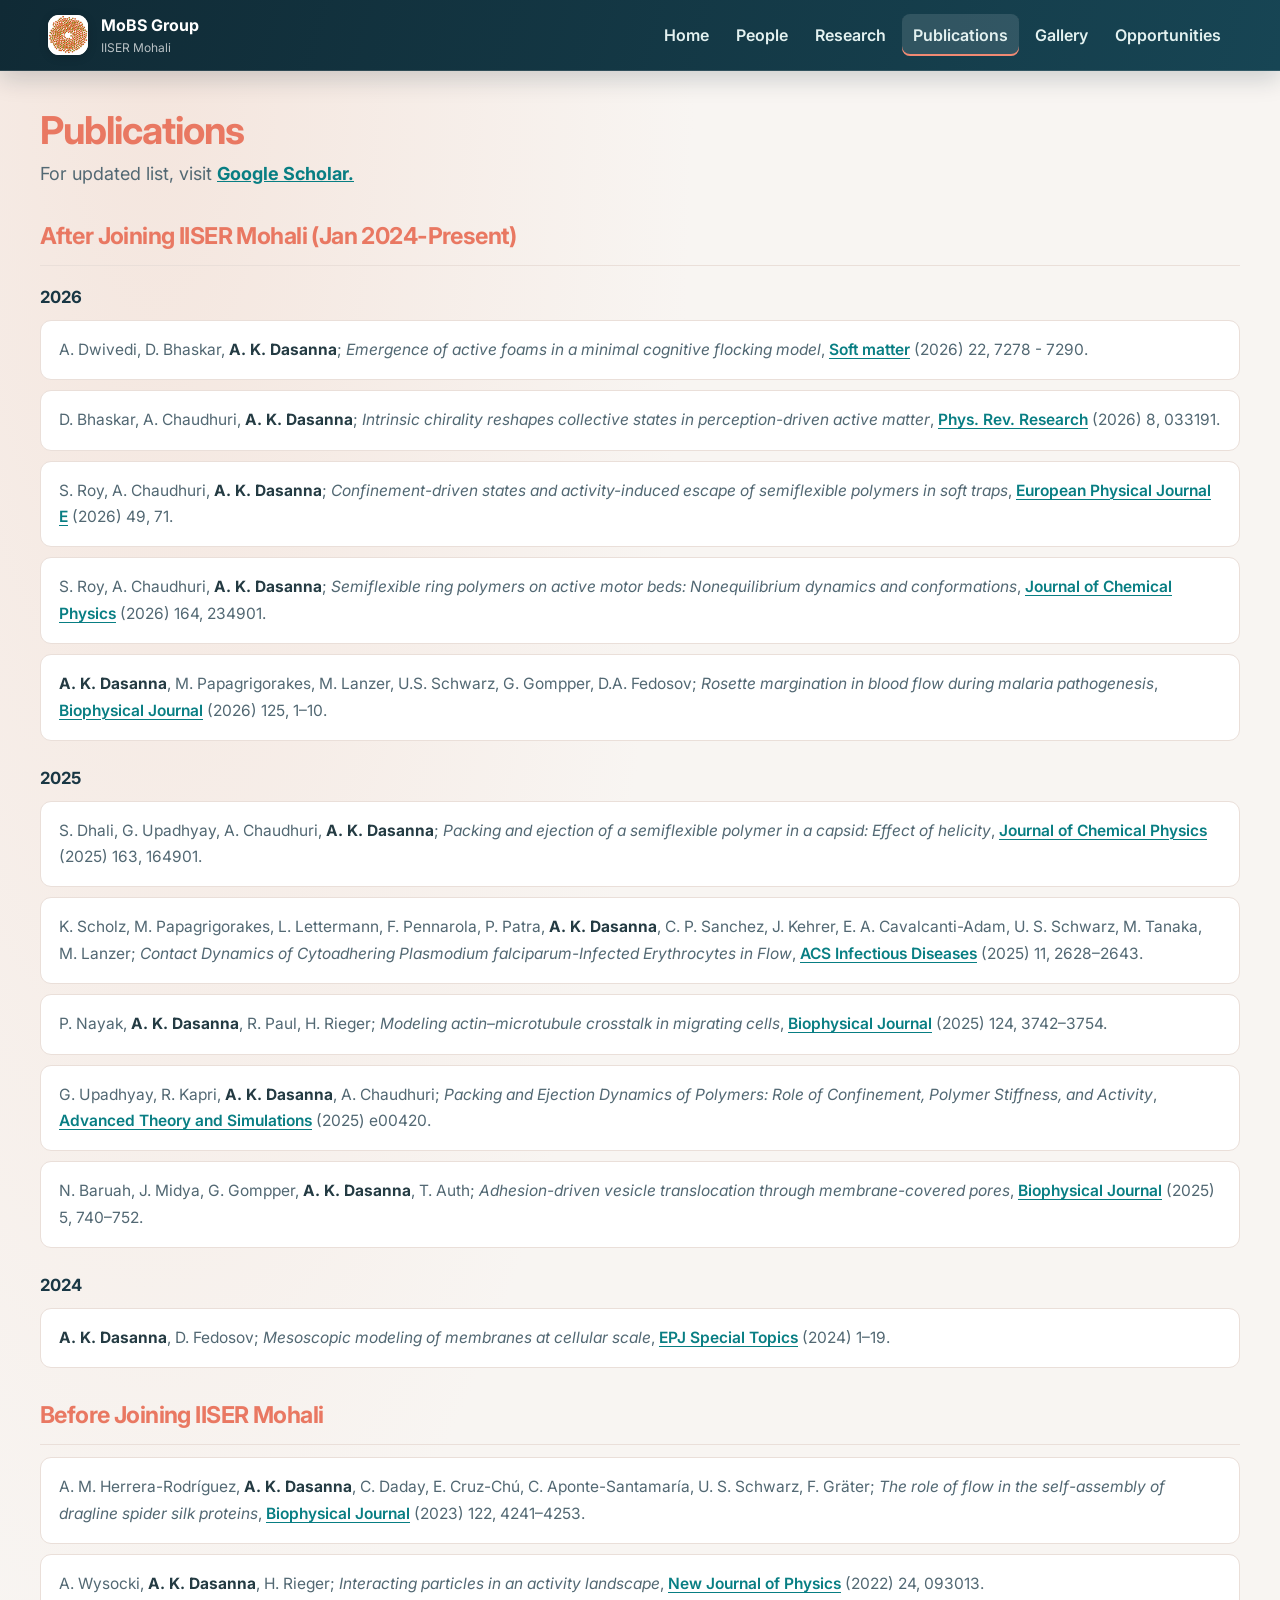
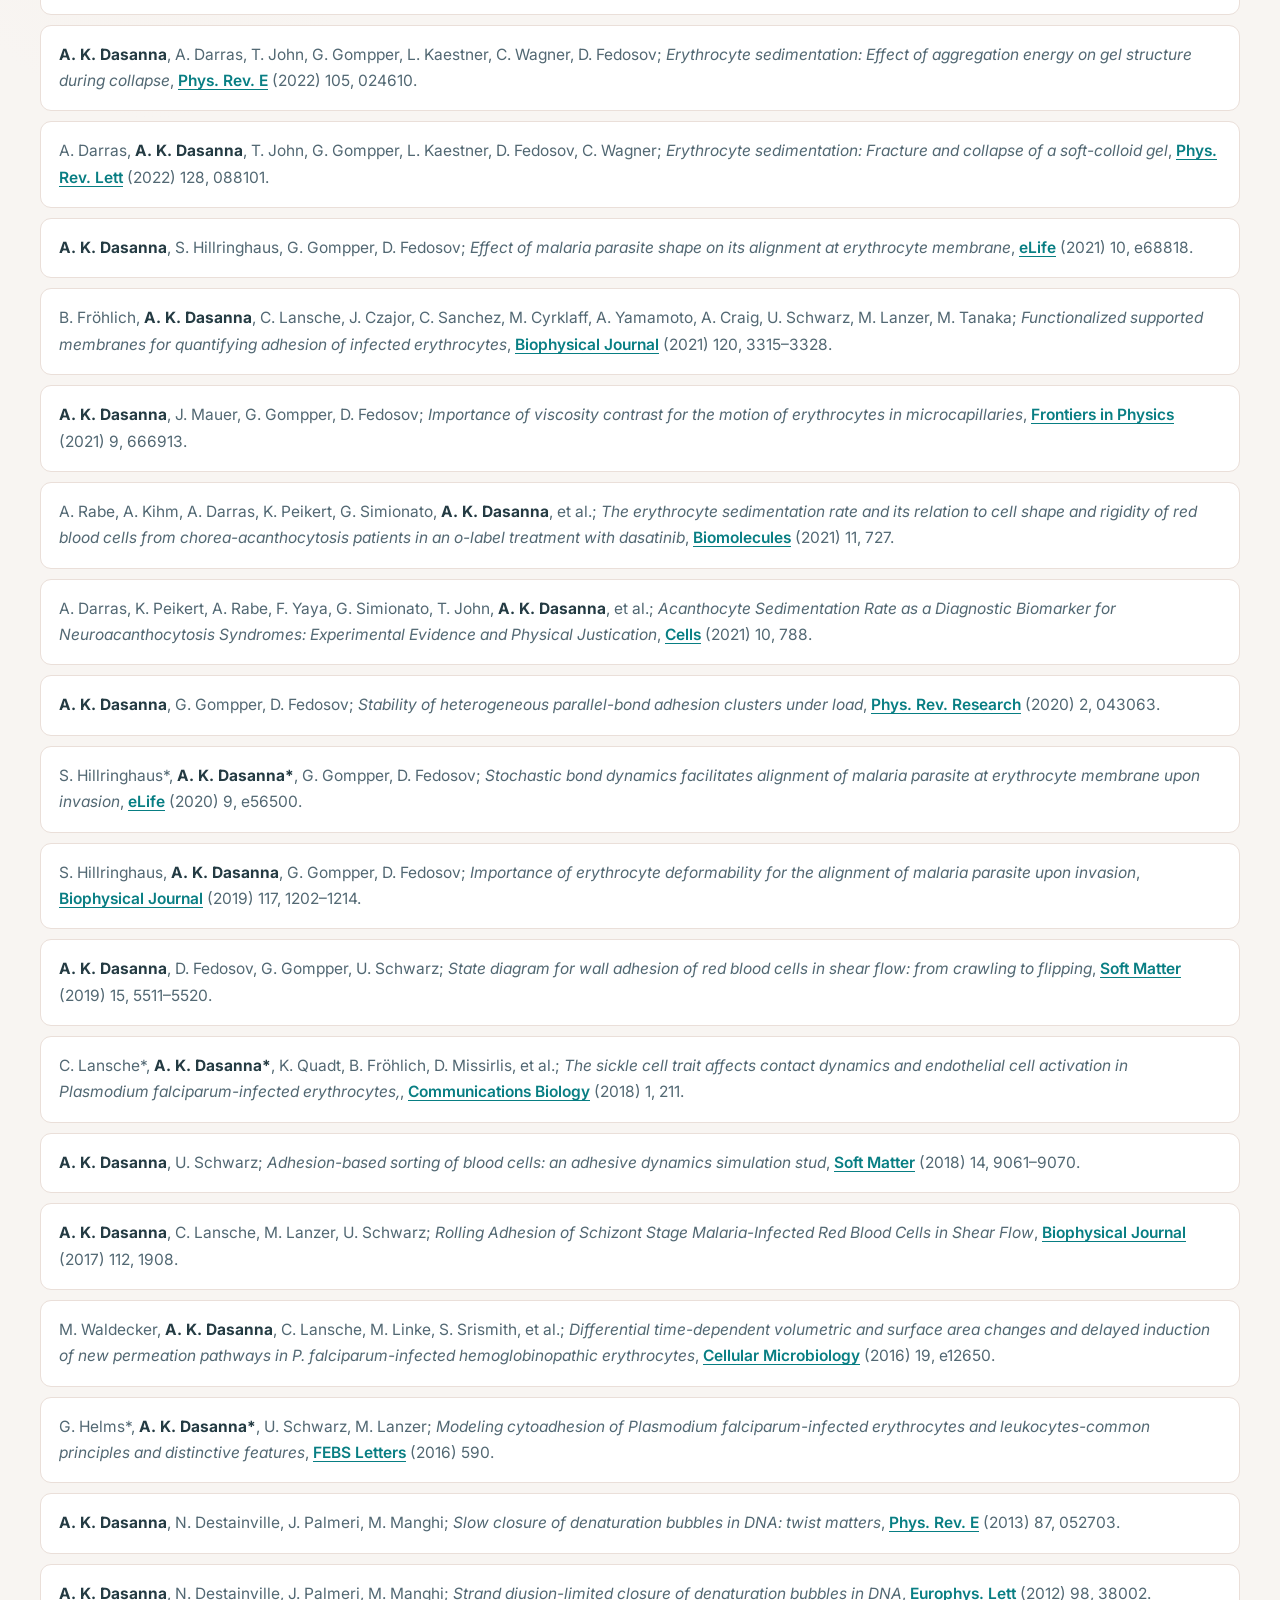
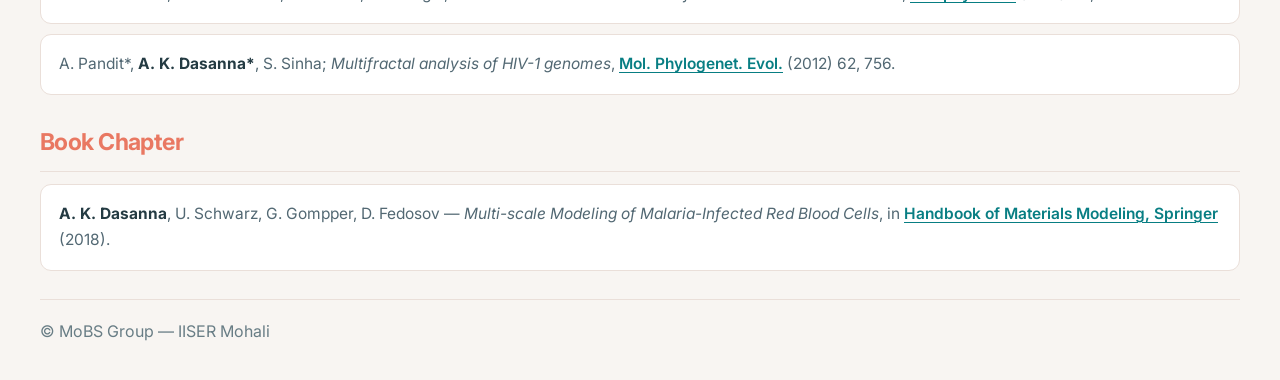
<file: publications.html>
<!doctype html>
<html lang="en">
<head>
  <meta charset="utf-8" />
  <meta name="viewport" content="width=device-width, initial-scale=1" />
  <title>MoBS Group — Publications</title>
  <link href="https://fonts.googleapis.com/css2?family=Inter:wght@300;400;600;700;800&display=swap" rel="stylesheet">
  <style>
    :root{--page-bg:#b2d8f0;--card-bg:#fff;--topbar:#0f1720;--accent:#d93a3a;--muted:#475569;--max-w:1200px}
    *{box-sizing:border-box}
    body{margin:0;font-family:'Inter',system-ui,-apple-system,'Segoe UI',Roboto,Arial;
         background:linear-gradient(180deg,var(--page-bg),#f7fbff 60%);color:#071019}
    header.topbar{background:var(--topbar);color:#fff;display:flex;align-items:center;
         justify-content:space-between;padding:10px 18px;position:sticky;top:0;z-index:50;gap:12px;}
    .brand{display:flex;align-items:center;gap:12px}
    
    .brand .logo {
    width: 40px;
    height: 40px;
    border-radius: 6px;
    background: #fff;
    display: flex;
    align-items: center;
    justify-content: center;
    overflow: hidden;   /* ensures the image stays inside the box */
    }

    .brand .logo img {
    width: 100%;
    height: 100%;
    object-fit: contain; /* or "cover" */
    }
    nav.main-nav{display:flex;gap:18px}
    nav.main-nav a{color:#dbeafe;text-decoration:none;padding:8px 10px;border-radius:6px;font-weight:600}
    nav.main-nav a.active{box-shadow:inset 0 -3px 0 0 var(--accent)}
    main.container{max-width:var(--max-w);margin:28px auto;padding:0 18px}

    h1{margin:0;font-size:26px;color:var(--accent)}
    h2{color:var(--accent);margin-top:26px;margin-bottom:6px}
    p.lead{color:var(--muted);margin-top:6px;font-size:18px}

    .pub-list{margin-top:16px;font-size:18px;line-height:1.55;color:var(--muted)}
    .pub-item{margin-bottom:14px}
    .pub-item strong{color:#000}

    footer{margin-top:28px;color:var(--muted)}
  </style>
  <link rel="stylesheet" href="site-theme.css">
</head>

<body>
<header class="topbar">
  <div class="brand">
    <div class="logo">
    <img src="imgs/breath_vortex.png" alt="MoBS logo">
    </div>
    <div>
      <div style="font-weight:700">MoBS Group</div>
      <div style="font-size:12px;color:rgba(255,255,255,0.7)">IISER Mohali</div>
    </div>
  </div>

  <nav class="main-nav">
    <a href="index.html">Home</a>
    <a href="people.html">People</a>
    <a href="research.html">Research</a>
    <a href="publications.html" class="active">Publications</a>
    <a href="Gallery.html">Gallery</a>
    <a href="opportunities.html">Opportunities</a>
  </nav>
</header>

<main class="container">

  <h1>Publications</h1>
  <p class="lead">For updated list, visit <a class="muted" href="https://scholar.google.de/citations?hl=en&user=QwMrYwgAAAAJ&view_op=list_works&sortby=pubdate" target="_blank" rel="noopener noreferrer"><strong>Google Scholar.</strong></a></p>

 <!-- After joining IISER Mohali -->
<section>
  <h2>After Joining IISER Mohali (Jan 2024-Present)</h2>

  <h3>2026</h3>
  <ol class="pub-list" start="1">
      
    <li class="pub-item">
      A. Dwivedi, D. Bhaskar, <strong>A. K. Dasanna</strong>; 
      <em>Emergence of active foams in a minimal cognitive flocking model</em>,
      <a href="https://doi.org/10.1039/d6sm00751a" target="_blank" rel="noopener noreferrer">Soft matter</a> (2026) 22, 7278 - 7290.
    </li>
    
    <li class="pub-item">
      D. Bhaskar, A. Chaudhuri, <strong>A. K. Dasanna</strong>; 
      <em>Intrinsic chirality reshapes collective states in perception-driven active matter</em>,
      <a href="https://doi.org/10.1103/x14x-yykw" target="_blank" rel="noopener noreferrer">Phys. Rev. Research</a> (2026) 8, 033191.
    </li>

    <li class="pub-item">
      S. Roy, A. Chaudhuri, <strong>A. K. Dasanna</strong>; 
      <em>Confinement-driven states and activity-induced escape of semiflexible polymers in soft traps</em>,
      <a href="https://doi.org/10.1140/epje/s10189-026-00618-3" target="_blank" rel="noopener noreferrer">European Physical Journal E</a> (2026) 49, 71.
    </li>

    <li class="pub-item">
      S. Roy, A. Chaudhuri, <strong>A. K. Dasanna</strong>; 
      <em>Semiflexible ring polymers on active motor beds: Nonequilibrium dynamics and conformations</em>,
      <a href="https://doi.org/10.1063/5.0332792" target="_blank" rel="noopener noreferrer">Journal of Chemical Physics</a> (2026) 164, 234901.
    </li>

    <li class="pub-item">
      <strong>A. K. Dasanna</strong>, M. Papagrigorakes, M. Lanzer, U.S. Schwarz, G. Gompper, D.A. Fedosov;
      <em>Rosette margination in blood flow during malaria pathogenesis</em>,
      <a href="https://doi.org/10.1016/j.bpj.2025.12.023" target="_blank" rel="noopener noreferrer">Biophysical Journal</a> (2026) 125, 1–10.
    </li>
  </ol>


  <h3>2025</h3>
  <ol class="pub-list" start="5">
    <li class="pub-item">
      S. Dhali, G. Upadhyay, A. Chaudhuri, <strong>A. K. Dasanna</strong>; 
      <em>Packing and ejection of a semiflexible polymer in a capsid: Effect of helicity</em>,
      <a href="https://doi.org/10.1063/5.0292735" target="_blank" rel="noopener noreferrer">Journal of Chemical Physics</a> (2025) 163, 164901.
    </li>

    <li class="pub-item">
      K. Scholz, M. Papagrigorakes, L. Lettermann, F. Pennarola, P. Patra, <strong>A. K. Dasanna</strong>, 
      C. P. Sanchez, J. Kehrer, E. A. Cavalcanti-Adam, U. S. Schwarz, M. Tanaka, M. Lanzer;
      <em>Contact Dynamics of Cytoadhering Plasmodium falciparum-Infected Erythrocytes in Flow</em>,
      <a href="https://doi.org/10.1021/acsinfecdis.5c00594" target="_blank" rel="noopener noreferrer">ACS Infectious Diseases</a> (2025) 11, 2628–2643.
    </li>

    <li class="pub-item">
      P. Nayak, <strong>A. K. Dasanna</strong>, R. Paul, H. Rieger;
      <em>Modeling actin–microtubule crosstalk in migrating cells</em>,
      <a href="https://doi.org/10.1016/j.bpj.2025.09.029" target="_blank" rel="noopener noreferrer">Biophysical Journal</a> (2025) 124, 3742–3754.
    </li>

    <li class="pub-item">
      G. Upadhyay, R. Kapri, <strong>A. K. Dasanna</strong>, A. Chaudhuri;
      <em>Packing and Ejection Dynamics of Polymers: Role of Confinement, Polymer Stiffness, and Activity</em>,
      <a href="https://doi.org/10.1002/adts.202500420" target="_blank" rel="noopener noreferrer">Advanced Theory and Simulations</a> (2025) e00420.
    </li>

    <li class="pub-item">
      N. Baruah, J. Midya, G. Gompper, <strong>A. K. Dasanna</strong>, T. Auth;
      <em>Adhesion-driven vesicle translocation through membrane-covered pores</em>,
      <a href="https://doi.org/10.1016/j.bpj.2023.09.020" target="_blank" rel="noopener noreferrer">Biophysical Journal</a> (2025) 5, 740–752.
    </li>
  </ol>


  <h3>2024</h3>
  <ol class="pub-list" start="10">
    <li class="pub-item">
        <strong>A. K. Dasanna</strong>, D. Fedosov;
        <em>Mesoscopic modeling of membranes at cellular scale</em>,
        <a href="https://doi.org/10.1140/epjs/s11734-024-01177-4" target="_blank" rel="noopener noreferrer">EPJ Special Topics</a> (2024) 1–19.
      </li>
  </ol>

</section>
  <!-- Before joining IISER Mohali -->
  <section>
    <h2>Before Joining IISER Mohali</h2>

    <ol class="pub-list" start="1">
      <li class="pub-item">
        A. M. Herrera-Rodríguez, <strong>A. K. Dasanna</strong>, C. Daday, E. Cruz-Chú, C. Aponte-Santamaría, 
        U. S. Schwarz, F. Gräter;
        <em>The role of flow in the self-assembly of dragline spider silk proteins</em>,
        <a href="https://doi.org/10.1016/j.bpj.2023.09.020" target="_blank" rel="noopener noreferrer">Biophysical Journal</a> (2023) 122, 4241–4253.
      </li>

      <li class="pub-item">
        A. Wysocki, <strong>A. K. Dasanna</strong>, H. Rieger;
        <em>Interacting particles in an activity landscape</em>,
        <a href="https://doi.org/10.1088/1367-2630/ac8e8c" target="_blank" rel="noopener noreferrer">New Journal of Physics</a> (2022) 24, 093013.
      </li>

      <li class="pub-item">
        <strong>A. K. Dasanna</strong>, A. Darras, T. John, G. Gompper, L. Kaestner, C. Wagner, D. Fedosov;
        <em>Erythrocyte sedimentation: Effect of aggregation energy on gel structure during collapse</em>,
        <a href="https://doi.org/10.1103/PhysRevE.105.024610" target="_blank" rel="noopener noreferrer">Phys. Rev. E</a> (2022) 105, 024610.
      </li>

      <li class="pub-item">
        A. Darras, <strong>A. K. Dasanna</strong>, T. John, G. Gompper, L. Kaestner, D. Fedosov, C. Wagner;
        <em>Erythrocyte sedimentation: Fracture and collapse of a soft-colloid gel</em>,
        <a href="https://doi.org/10.1103/PhysRevLett.128.088101" target="_blank" rel="noopener noreferrer">Phys. Rev. Lett</a> (2022) 128, 088101.
      </li>

      <li class="pub-item">
        <strong>A. K. Dasanna</strong>, S. Hillringhaus, G. Gompper, D. Fedosov;
        <em>Effect of malaria parasite shape on its alignment at erythrocyte membrane</em>,
        <a href=" https://doi.org/10.7554/eLife.68818" target="_blank" rel="noopener noreferrer">eLife</a> (2021) 10, e68818.
      </li>

      <li class="pub-item">
        B. Fröhlich, <strong>A. K. Dasanna</strong>, C. Lansche, J. Czajor, C. Sanchez, M. Cyrklaff, A. Yamamoto,
        A. Craig, U. Schwarz, M. Lanzer, M. Tanaka;
        <em>Functionalized supported membranes for quantifying adhesion of infected erythrocytes</em>,
        <a href="https://doi.org/10.1016/j.bpj.2021.07.003" target="_blank" rel="noopener noreferrer">Biophysical Journal</a> (2021) 120, 3315–3328.
      </li>

      <li class="pub-item">
        <strong>A. K. Dasanna</strong>, J. Mauer, G. Gompper, D. Fedosov;
        <em>Importance of viscosity contrast for the motion of erythrocytes in microcapillaries</em>,
        <a href="https://doi.org/10.3389/fphy.2021.666913" target="_blank" rel="noopener noreferrer">Frontiers in Physics</a> (2021) 9, 666913.
      </li>

      <li class="pub-item">
        A. Rabe, A. Kihm, A. Darras, K. Peikert, G. Simionato, <strong>A. K. Dasanna</strong>, et al.;
        <em>The erythrocyte sedimentation rate and its relation to cell shape and rigidity of red blood cells from chorea-acanthocytosis patients in an o-label treatment with dasatinib</em>,
        <a href="https://doi.org/10.3390/biom11050727" target="_blank" rel="noopener noreferrer">Biomolecules</a> (2021) 11, 727.
      </li>

      <li class="pub-item">
        A. Darras, K. Peikert, A. Rabe, F. Yaya, G. Simionato, T. John, <strong>A. K. Dasanna</strong>, et al.;
        <em>Acanthocyte Sedimentation Rate as a Diagnostic Biomarker for Neuroacanthocytosis Syndromes: Experimental Evidence and Physical Justication</em>,
        <a href="https://doi.org/10.3390/cells10040788" target="_blank" rel="noopener noreferrer">Cells</a> (2021) 10, 788.
      </li>

      <li class="pub-item">
        <strong>A. K. Dasanna</strong>, G. Gompper, D. Fedosov;
        <em>Stability of heterogeneous parallel-bond adhesion clusters under load</em>,
        <a href="https://doi.org/10.1103/PhysRevResearch.2.043063" target="_blank" rel="noopener noreferrer">Phys. Rev. Research</a> (2020) 2, 043063.
      </li>

      <li class="pub-item">
        S. Hillringhaus*, <strong>A. K. Dasanna*</strong>, G. Gompper, D. Fedosov;
        <em>Stochastic bond dynamics facilitates alignment of malaria parasite at erythrocyte membrane upon invasion</em>,
        <a href=" https://doi.org/10.7554/eLife.56500" target="_blank" rel="noopener noreferrer">eLife</a> (2020) 9, e56500.
      </li>

      <li class="pub-item">
        S. Hillringhaus, <strong>A. K. Dasanna</strong>, G. Gompper, D. Fedosov;
        <em>Importance of erythrocyte deformability for the alignment of malaria parasite upon invasion</em>,
        <a href="https://doi.org/10.1016/j.bpj.2019.08.027" target="_blank" rel="noopener noreferrer">Biophysical Journal</a> (2019) 117, 1202–1214.
      </li>

      <li class="pub-item">
        <strong>A. K. Dasanna</strong>, D. Fedosov, G. Gompper, U. Schwarz;
        <em>State diagram for wall adhesion of red blood cells in shear flow: from crawling to flipping</em>,
        <a href="https://doi.org/10.1039/C9SM00677J" target="_blank" rel="noopener noreferrer">Soft Matter</a> (2019) 15, 5511–5520.
      </li>

      <li class="pub-item">
        C. Lansche*, <strong>A. K. Dasanna*</strong>, K. Quadt, B. Fröhlich, D. Missirlis, et al.;
        <em>The sickle cell trait affects contact dynamics and endothelial cell activation in Plasmodium falciparum-infected erythrocytes,</em>,
        <a href="https://doi.org/10.1038/s42003-018-0223-3" target="_blank" rel="noopener noreferrer">Communications Biology</a> (2018) 1, 211.
      </li>

      <li class="pub-item">
        <strong>A. K. Dasanna</strong>, U. Schwarz;
        <em>Adhesion-based sorting of blood cells: an adhesive dynamics simulation stud</em>,
        <a href="https://doi.org/10.1039/C8SM01524D" target="_blank" rel="noopener noreferrer">Soft Matter</a> (2018) 14, 9061–9070.
      </li>

      <li class="pub-item">
        <strong>A. K. Dasanna</strong>, C. Lansche, M. Lanzer, U. Schwarz;
        <em>Rolling Adhesion of Schizont Stage Malaria-Infected Red Blood Cells in Shear Flow</em>,
        <a href="https://doi.org/10.1016/j.bpj.2017.04.001" target="_blank" rel="noopener noreferrer">Biophysical Journal</a> (2017) 112, 1908.
      </li>

      <li class="pub-item">
        M. Waldecker, <strong>A. K. Dasanna</strong>, C. Lansche, M. Linke, S. Srismith, et al.;
        <em>Differential time-dependent volumetric and surface area changes and delayed induction of new permeation pathways in P. falciparum-infected hemoglobinopathic erythrocytes</em>,
        <a href="https://doi.org/10.1111/cmi.12650" target="_blank" rel="noopener noreferrer">Cellular Microbiology</a> (2016) 19, e12650.
      </li>

      <li class="pub-item">
        G. Helms*, <strong>A. K. Dasanna*</strong>, U. Schwarz, M. Lanzer;
        <em>Modeling cytoadhesion of Plasmodium falciparum-infected erythrocytes and leukocytes-common principles and distinctive features</em>, 
        <a href="https://doi.org/10.1002/1873-3468.12142" target="_blank" rel="noopener noreferrer">FEBS Letters</a> (2016) 590.
      </li>

      <li class="pub-item">
        <strong>A. K. Dasanna</strong>, N. Destainville, J. Palmeri, M. Manghi;
        <em>Slow closure of denaturation bubbles in DNA: twist matters</em>,
        <a href="https://doi.org/10.1103/PhysRevE.87.052703" target="_blank" rel="noopener noreferrer">Phys. Rev. E</a> (2013) 87, 052703.
      </li>

      <li class="pub-item">
        <strong>A. K. Dasanna</strong>, N. Destainville, J. Palmeri, M. Manghi;
        <em>Strand diusion-limited closure of denaturation bubbles in DNA</em>,
        <a href="https://doi.org/10.1209/0295-5075/98/38002" target="_blank" rel="noopener noreferrer">Europhys. Lett</a> (2012) 98, 38002.
      </li>

      <li class="pub-item">
        A. Pandit*, <strong>A. K. Dasanna*</strong>, S. Sinha;
        <em>Multifractal analysis of HIV-1 genomes</em>,
        <a href="https://doi.org/10.1016/j.ympev.2011.11.017" target="_blank" rel="noopener noreferrer">Mol. Phylogenet. Evol.</a> (2012) 62, 756.
      </li>
    </ol>
  </section>

    <!-- Book chapter -->
  <section>
    <h2>Book Chapter</h2>
    <div class="pub-list">
      <div class="pub-item">
        <strong>A. K. Dasanna</strong>, U. Schwarz, G. Gompper, D. Fedosov — 
        <em>Multi-scale Modeling of Malaria-Infected Red Blood Cells</em>, 
        in <a href="https://doi.org/10.1007/978-3-319-44680-6_66" target="_blank" rel="noopener noreferrer">Handbook of Materials Modeling, Springer</a> (2018).
      </div>
    </div>
  </section>

  <footer>© MoBS Group — IISER Mohali</footer>
</main>


</body>
</html>
</file>
<file: site-theme.css>
:root {
  --page-bg: #f6f1ed;
  --card-bg: #ffffff;
  --topbar: #102a35;
  --accent: #e97862;
  --muted: #526873;
  --max-w: 1200px;
  --ink: #20343a;
  --line: #eadfd9;
  --shadow: 0 12px 32px rgba(16, 42, 53, .075);
}

html { scroll-behavior: smooth; }
body {
  color: var(--ink) !important;
  background: radial-gradient(ellipse at 12% 0%, #f4e5dd 0, transparent 34%), #f8f5f2 !important;
  font-family: Inter, system-ui, -apple-system, "Segoe UI", sans-serif !important;
  line-height: 1.65;
}
header.topbar {
  background: linear-gradient(105deg, #102a35, #174554) !important;
  padding: 12px clamp(16px, 4vw, 48px) !important;
  box-shadow: 0 8px 24px rgba(12, 35, 44, .18) !important;
  border-bottom: 1px solid rgba(255,255,255,.12);
}
.brand { gap: 13px !important; }
.brand .logo, .logo {
  border-radius: 11px !important;
  box-shadow: 0 2px 10px rgba(0,0,0,.16);
}
nav.main-nav { gap: 5px !important; }
nav.main-nav a {
  color: #e3f1f0 !important;
  padding: 8px 11px !important;
  border-radius: 8px !important;
  transition: background .18s ease, color .18s ease;
}
nav.main-nav a:hover, nav.main-nav a:focus-visible {
  background: rgba(255,255,255,.12) !important;
  color: #fff !important;
}
nav.main-nav a.active {
  background: rgba(255,255,255,.12);
  box-shadow: inset 0 -2px 0 #f28a73 !important;
}
main.container { width: min(100% - 36px, var(--max-w)) !important; margin: 36px auto !important; padding: 0 !important; }
h1, h2, .hero h1, .card-content h2 { color: var(--accent) !important; letter-spacing: -.025em; }
h1 { font-size: clamp(1.85rem, 3vw, 2.45rem) !important; line-height: 1.2; }
h2 { font-size: 1.45rem; }
.hero, .page-head, .card, .theme, .sidebar, .feed, .gallery-card, main.container > section.card {
  background: rgba(255,255,255,.94) !important;
  border: 1px solid var(--line) !important;
  border-radius: 16px !important;
  box-shadow: var(--shadow);
}
.hero, .page-head { padding: clamp(20px, 3vw, 34px) !important; }
.hero { border-top: 4px solid #e97862 !important; }
.card, .theme, .sidebar, .feed { padding: 20px !important; }
.grid .card, .project, .gallery-card { transition: transform .2s ease, box-shadow .2s ease; }
.grid .card:hover, .project:hover { transform: translateY(-3px); box-shadow: 0 16px 34px rgba(16,42,53,.12); }
.gallery-card { overflow: hidden; }
.gallery-card img { background: #f4ece7 !important; }
.avatar { border-radius: 12px !important; overflow: hidden; background: #f4e9e3 !important; }
.pill { background: #fff0eb !important; border: 1px solid #f2d1c7 !important; color: #9c4c3e; }
a { color: #087e83; }
a:hover { color: #075f65; }
.meta .links a, .social a { border: 1px solid #f0d9d0 !important; border-radius: 9px !important; color: #9c4c3e; }
.meta .links a:hover, .social a:hover { background: #fff0eb !important; }
footer, .site-footer { color: #687d85 !important; border-top: 1px solid var(--line); padding-top: 18px !important; }
@media (max-width: 900px) {
  header.topbar { flex-wrap: wrap; }
  nav.main-nav { flex-wrap: wrap; }
  main.container { width: min(100% - 28px, var(--max-w)) !important; margin: 24px auto !important; }
}
@media (max-width: 600px) {
  header.topbar { padding: 10px 14px !important; }
  nav.main-nav { width: 100%; justify-content: flex-start; }
  nav.main-nav a { font-size: .88rem; padding: 7px 9px !important; }
  .hero, .page-head { padding: 19px !important; }
  .grid .card { flex-direction: column; }
  .avatar { width: 112px !important; height: 112px !important; }
}
@media (prefers-reduced-motion: reduce) {
  *, *::before, *::after { scroll-behavior: auto !important; transition-duration: .01ms !important; }
}

/* Page-by-page hierarchy refinements */
.container > header:not(.topbar), .container > .page-head {
  margin-bottom: 24px;
}
.container > header:not(.topbar) {
  padding: 24px 28px;
  border-left: 4px solid var(--accent);
  border-radius: 0 14px 14px 0;
  background: linear-gradient(110deg, #fff 0%, #fff 72%, #fbefea 100%);
}
.lead { color: var(--muted) !important; font-size: 1.06rem; max-width: 72ch; }
.hero { padding: clamp(24px, 4vw, 44px) !important; gap: clamp(22px, 4vw, 48px) !important; }
.hero > div:first-child { align-self: center; }
.hero > div:first-child > p { max-width: 64ch; }
.hero h1 { max-width: 18ch; }
.hero .card { align-self: stretch; }
.css-slider img { border-radius: 11px !important; }
.updates { align-items: start; }
.feed ul { padding-left: 1.25rem; }
.feed li { padding: 0 0 12px 4px; }
.feed li::marker { color: var(--accent); }
.social a { padding: 8px !important; }

.grid { gap: 20px !important; }
.grid .card { min-width: 0; align-items: center !important; padding: 20px !important; }
.avatar { width: 148px !important; height: 148px !important; }
.meta { min-width: 0; }
.meta h3 { color: #193744; line-height: 1.25; }
.meta .roles { color: var(--accent) !important; font-size: .95rem !important; font-weight: 700; }
.meta p { font-size: .97rem !important; }
.meta > a { overflow-wrap: anywhere; }
.container > section[style*="margin-top"] { margin-top: 26px !important; padding: 22px 26px; border-left: 3px solid #e8b0a2; background: rgba(255,255,255,.65); border-radius: 0 12px 12px 0; }
.container > section[style*="margin-top"] h2 { margin-top: 0; }

.themes { gap: 18px !important; }
.theme { border-top: 3px solid #e8b0a2 !important; padding: 22px !important; }
.theme h3 { color: #193744; font-size: 1.12rem; }
.theme p { font-size: .96rem !important; line-height: 1.7; }
.methods { gap: 9px !important; margin: 22px 0 30px !important; }
.projects { display: block !important; }
.project-list { gap: 18px !important; }
.project-list > h2 { margin-bottom: 2px; }
.project {
  align-items: flex-start !important;
  padding: 22px !important;
  border: 1px solid var(--line) !important;
  border-left: 3px solid #e8b0a2 !important;
  border-radius: 14px !important;
  background: #fff !important;
  box-shadow: var(--shadow);
}
.project video { width: min(36%, 370px) !important; min-width: 240px; border-radius: 10px; background: #172a32; }
.project h4 { margin: 0 0 8px; color: #193744; font-size: 1.14rem; }
.project p { margin: 0; color: var(--muted); font-size: .95rem; line-height: 1.72; }
.tools-section { margin-top: 32px; padding: 24px; background: rgba(255,255,255,.72); border: 1px solid var(--line); border-radius: 16px; }
.tools-grid { display: grid; grid-template-columns: repeat(3, minmax(0, 1fr)); gap: 14px; }
.tool-block { padding: 18px; background: #fff; border: 1px solid var(--line); border-radius: 12px; }
.tool-block > p:first-child { margin-top: 0; color: #193744; }
.tool-block ul { margin-bottom: 0; color: var(--muted); }

.container > section:not(.grid):not(.gallery):not(.themes):not(.project-list):not(.tools-section) { margin-top: 28px; }
.container > section:not(.grid):not(.gallery):not(.themes):not(.project-list):not(.tools-section) > h2 {
  margin: 0 0 12px;
  padding-bottom: 10px;
  border-bottom: 1px solid var(--line);
}
.container > section > h3 { margin: 18px 0 8px; color: #193744; font-size: 1.05rem; }
.pub-list { margin: 0; padding: 0; list-style: none; counter-reset: none; }
.pub-item { margin: 0 0 10px !important; padding: 16px 18px; background: #fff; border: 1px solid var(--line); border-radius: 11px; color: var(--muted); font-size: .97rem; line-height: 1.7; }
.pub-item strong { color: #243b43 !important; }
.pub-item a { font-weight: 600; text-decoration-thickness: 1px; text-underline-offset: 3px; }
.pub-list:not([start]) .pub-item { margin-bottom: 10px !important; }
.container > section > .pub-list + h3 { margin-top: 24px; }
.gallery { gap: 26px !important; }
.gallery-card { box-shadow: 0 12px 30px rgba(16,42,53,.08) !important; }
.gallery-card img { max-height: 560px !important; }
.card-content { padding: 20px !important; }
.event-meta { display: flex; flex-wrap: wrap; gap: 6px; }
.event-meta span { padding: 4px 9px; background: #fff0eb; border-radius: 999px; color: #81554b; }

@media (max-width: 900px) {
  .themes { grid-template-columns: repeat(2, minmax(0, 1fr)) !important; }
  .tools-grid { grid-template-columns: repeat(2, minmax(0, 1fr)); }
  .project video { width: 34% !important; min-width: 210px; }
}
@media (max-width: 650px) {
  .container > header:not(.topbar) { padding: 19px; }
  .grid .card { flex-direction: row !important; align-items: flex-start !important; }
  .avatar { width: 88px !important; height: 88px !important; }
  .meta h3 { font-size: 1.15rem !important; }
  .meta p { font-size: .9rem !important; }
  .themes, .tools-grid { grid-template-columns: 1fr !important; }
  .project { flex-direction: column; }
  .project video { width: 100% !important; min-width: 0; max-height: 300px; }
  .pub-item { padding: 13px 14px; font-size: .92rem; }
  .container > section[style*="margin-top"] { padding: 18px; }
}
</file>
